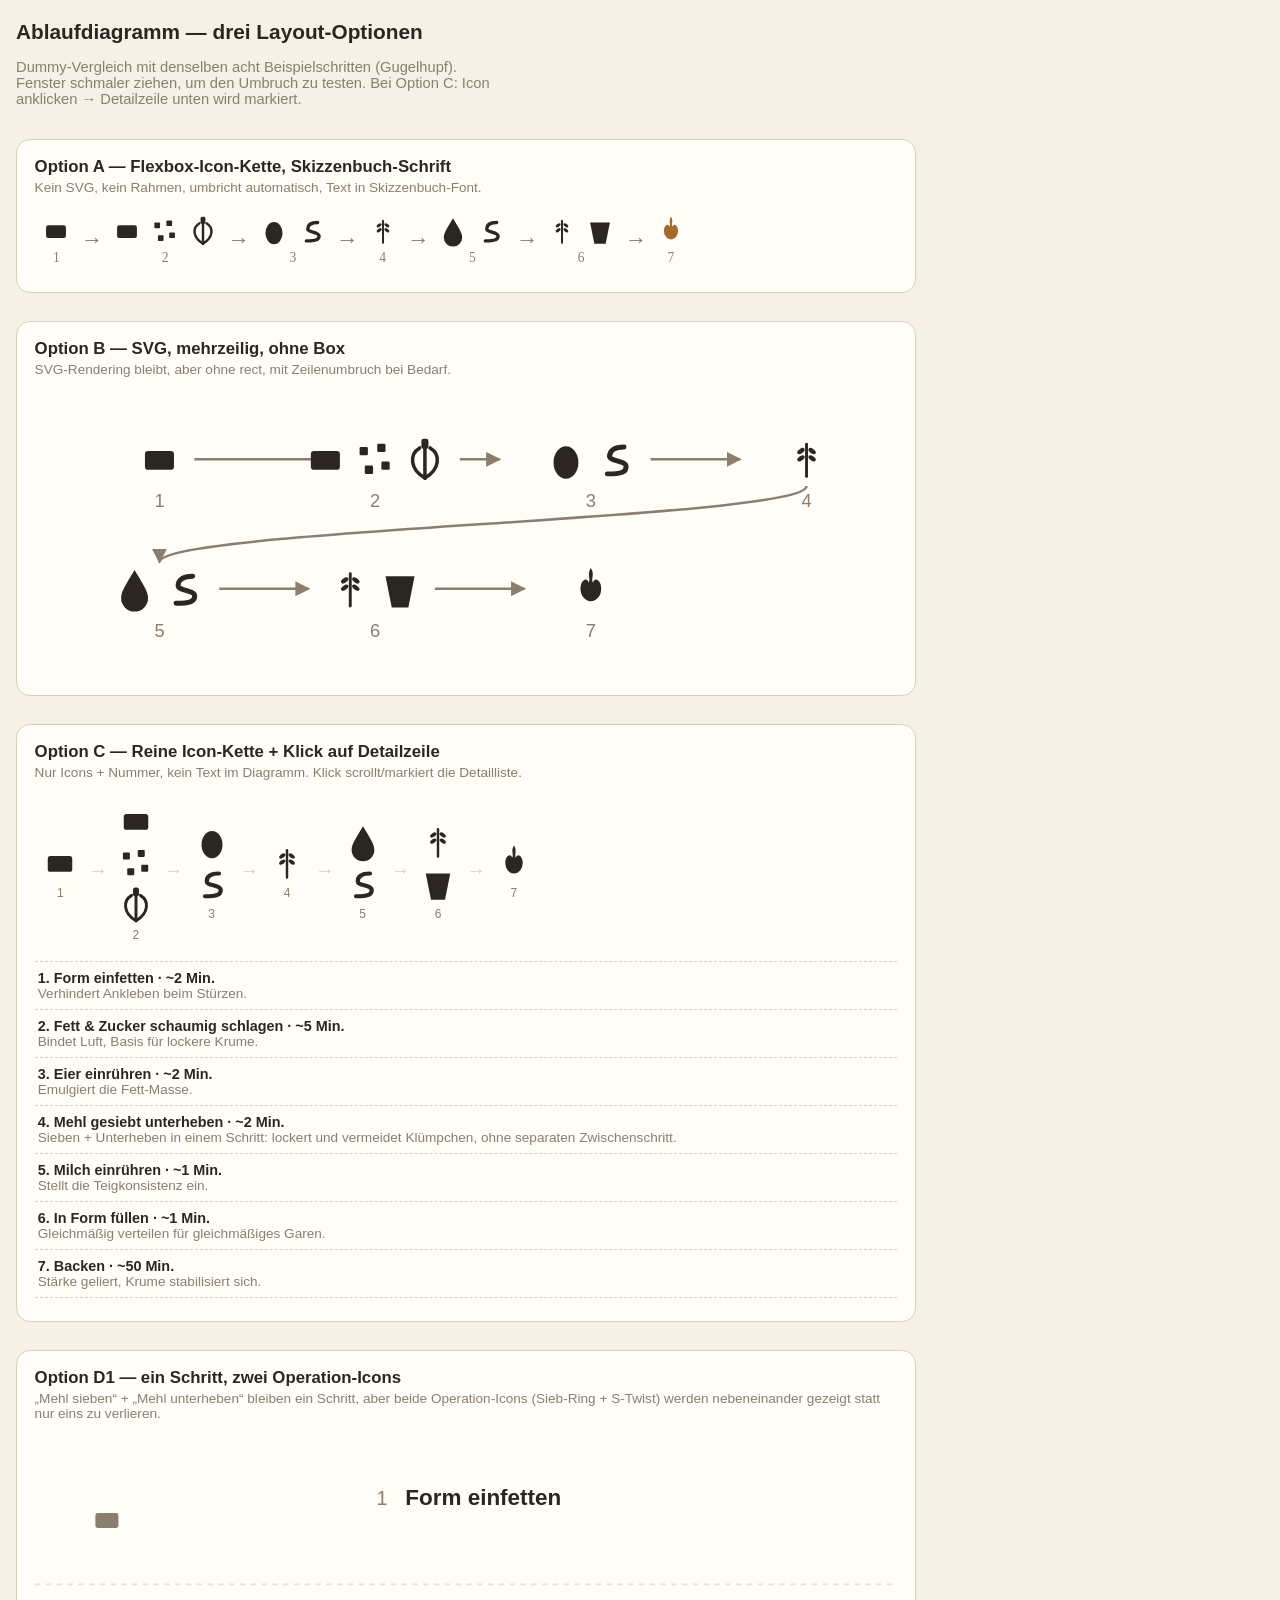
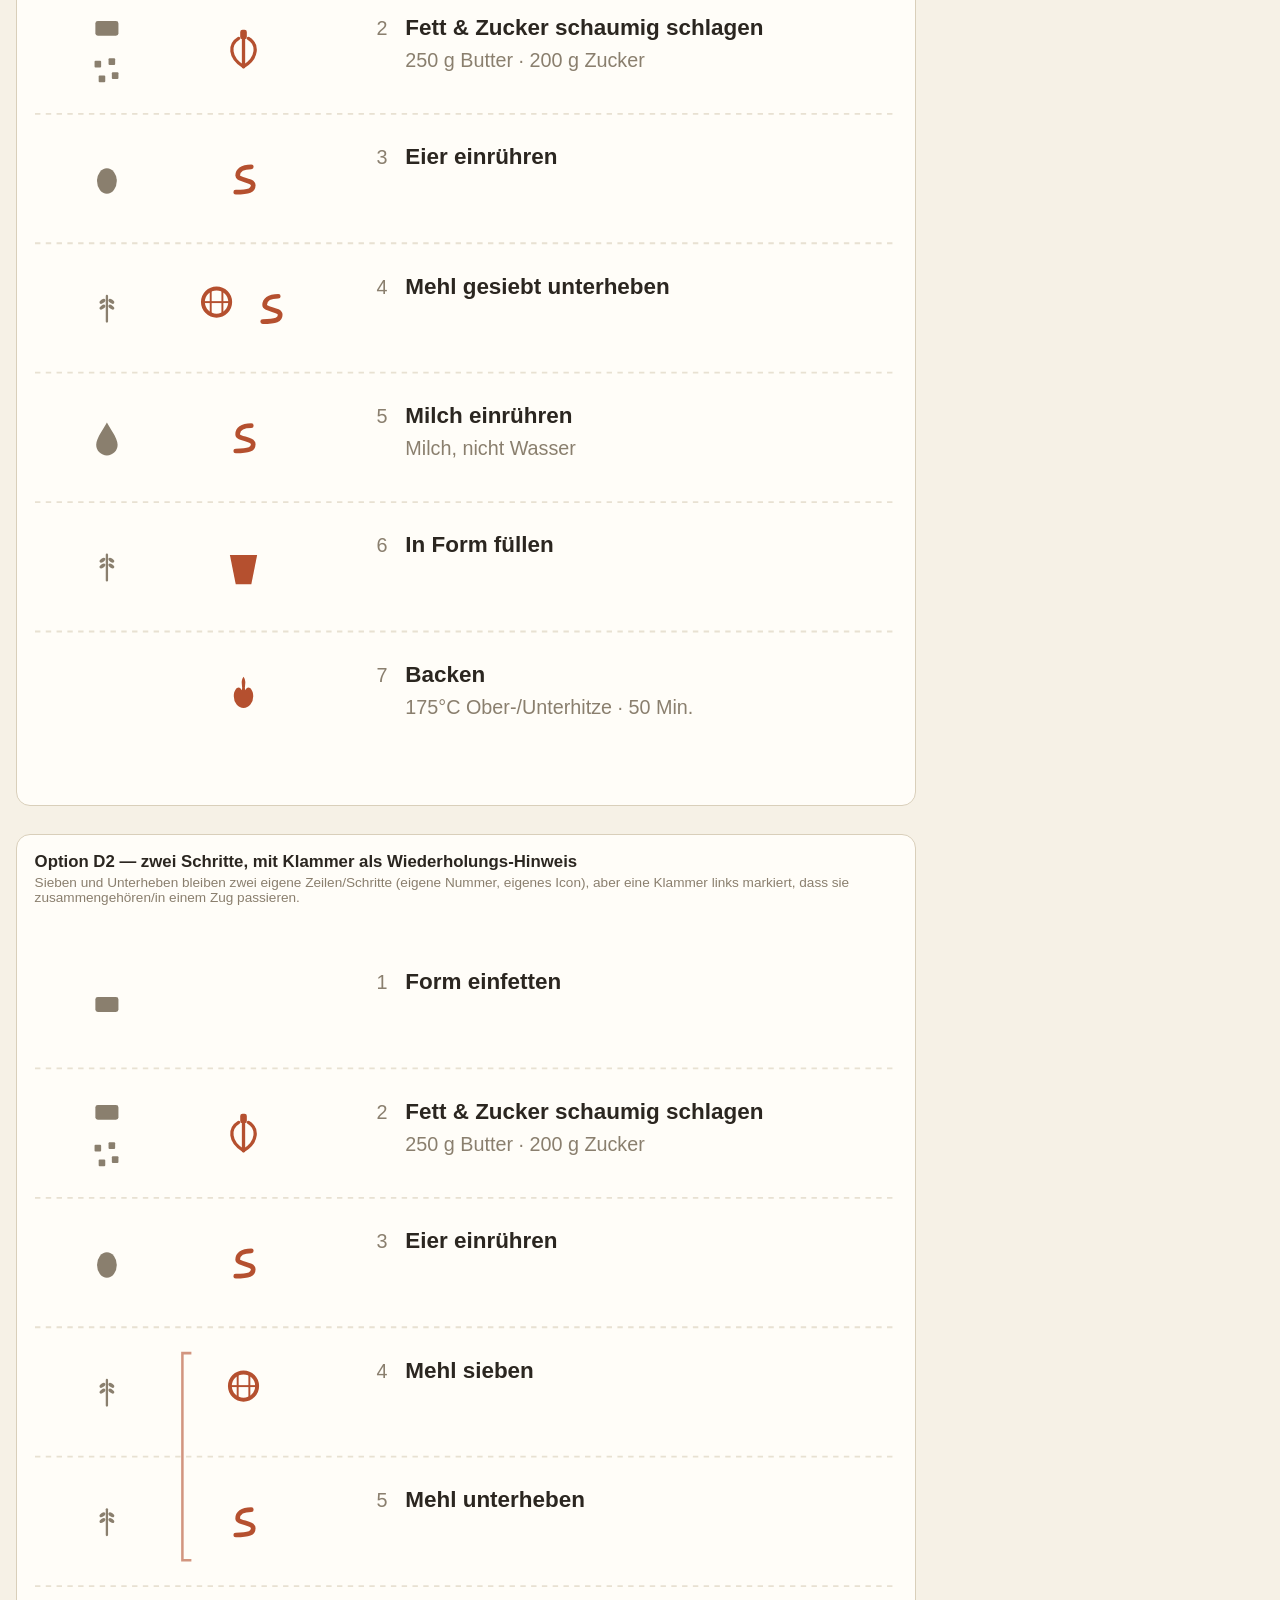
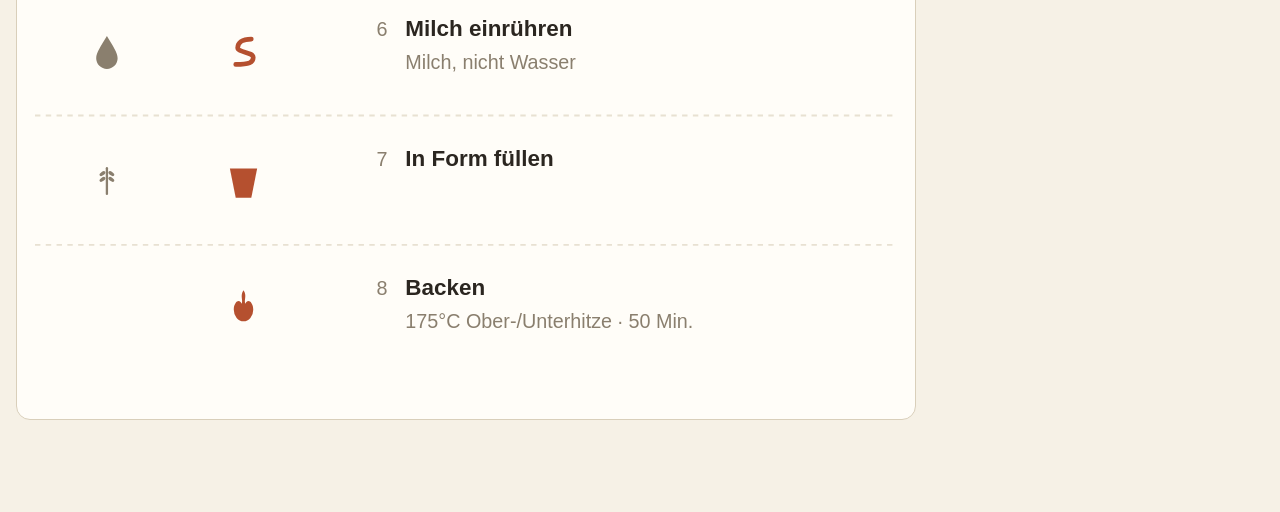
<file: dev/flow-options.html>
<!doctype html>
<html lang="de">
<head>
<meta charset="utf-8">
<meta name="viewport" content="width=device-width, initial-scale=1, viewport-fit=cover">
<title>Ablaufdiagramm — Optionen A/B/C</title>
<style>
  :root {
    --ink: #2b2620;
    --muted: #8a7f6e;
    --panel: #fffdf8;
    --paper: #f6f1e6;
    --accent: #b5502f;
    --warn-bg: #f3e3cf;
    --warn: #a56a2b;
    --line: #d9cfba;
  }
  * { box-sizing: border-box; }
  body {
    margin: 0; padding: 1.25rem 1rem 4rem;
    background: var(--paper); color: var(--ink);
    font-family: -apple-system, Segoe UI, Roboto, sans-serif;
  }
  h1 { font-size: 1.3rem; margin: 0 0 .25rem; }
  .intro { color: var(--muted); max-width: 60ch; margin-bottom: 2rem; font-size: .92rem; }
  section.option {
    background: var(--panel);
    border: 1px solid var(--line);
    border-radius: 14px;
    padding: 1.1rem 1.1rem 1.4rem;
    margin-bottom: 1.75rem;
    max-width: 900px;
  }
  section.option h2 { margin: 0 0 .15rem; font-size: 1.05rem; }
  section.option .meta { color: var(--muted); font-size: .85rem; margin-bottom: 1rem; }
  .icon { width: 1em; height: 1em; display: block; }
  .step-num { font-size: .7rem; color: var(--muted); }

  /* ---------- Option A: Flexbox-Kette, kein SVG, umbrechend ---------- */
  .flowA { display: flex; flex-wrap: wrap; align-items: center; gap: .35rem 0; font-family: "Segoe Print", "Comic Sans MS", cursive; }
  .flowA .node { display: flex; flex-direction: column; align-items: center; gap: .15rem; padding: .2rem .3rem; cursor: pointer; }
  .flowA .node .icons { display: flex; gap: .25rem; }
  .flowA .icon { width: 34px; height: 34px; color: var(--ink); }
  .flowA .node.typ-garen .icon { color: var(--warn); }
  .flowA .node .step-num { font-size: .85rem; }
  .flowA .node:hover { background: var(--warn-bg); border-radius: 10px; }
  .flowA .arrow { color: var(--muted); font-size: 1.4rem; padding: 0 .15rem; align-self: center; }

  /* ---------- Option B: SVG, mehrzeilig, ohne rect ---------- */
  .flowB-wrap { overflow: visible; }
  .flowB .node-label { font-size: 11px; fill: var(--muted); }
  .flowB .flow-edge { stroke: var(--muted); stroke-width: 1.5; }
  .flowB .flow-arrow { fill: var(--muted); }

  /* ---------- Option C: reine Icon-Kette + Link zu Detailliste ---------- */
  .flowC { display: flex; flex-wrap: wrap; gap: .5rem .15rem; align-items: center; }
  .flowC .node { display: flex; flex-direction: column; align-items: center; padding: .3rem; border-radius: 10px; cursor: pointer; }
  .flowC .icon { width: 42px; height: 42px; }
  .flowC .node:hover, .flowC .node.active { background: var(--warn-bg); }
  .flowC .step-num { font-size: .75rem; color: var(--muted); margin-top: .1rem; }
  .flowC .arrow { color: var(--line); font-size: 1.2rem; }
  .detailList { list-style: none; margin: .9rem 0 0; padding: 0; border-top: 1px dashed var(--line); }
  .detailList li { padding: .5rem .2rem; border-bottom: 1px dashed var(--line); font-size: .9rem; transition: background .15s; }
  .detailList li.active { background: var(--warn-bg); border-radius: 8px; }
  .detailList .t { font-weight: 600; }
  .detailList .w { color: var(--muted); font-size: .85rem; }

  .note { font-size: .8rem; color: var(--muted); margin-top: .6rem; }

  /* ---------- Option D: Kessel, Zutaten von oben, Operation statt Pfeil ---------- */
  .flowD .band-line { stroke: var(--line); stroke-width: 1; stroke-dasharray: 3 3; opacity: .6; }
  .flowD .in-icon { color: var(--muted); }
  .flowD .op-icon { color: var(--accent); }
  .flowD .step-num-d { font-size: 11px; fill: var(--muted); }
  .flowD .label-d { font-size: 12.5px; fill: var(--ink); font-weight: 600; }
  .flowD .detail-d { font-size: 11px; fill: var(--muted); }
  .flowD .group-bracket { stroke: var(--accent); stroke-width: 1.4; fill: none; opacity: .6; }
</style>
</head>
<body>

<h1>Ablaufdiagramm — drei Layout-Optionen</h1>
<p class="intro">Dummy-Vergleich mit denselben acht Beispielschritten (Gugelhupf). Fenster schmaler ziehen, um den Umbruch zu testen. Bei Option C: Icon anklicken → Detailzeile unten wird markiert.</p>

<section class="option">
  <h2>Option A — Flexbox-Icon-Kette, Skizzenbuch-Schrift</h2>
  <div class="meta">Kein SVG, kein Rahmen, umbricht automatisch, Text in Skizzenbuch-Font.</div>
  <div class="flowA" id="flowA"></div>
</section>

<section class="option">
  <h2>Option B — SVG, mehrzeilig, ohne Box</h2>
  <div class="meta">SVG-Rendering bleibt, aber ohne rect, mit Zeilenumbruch bei Bedarf.</div>
  <div class="flowB-wrap"><svg id="flowB" class="flowB"></svg></div>
</section>

<section class="option">
  <h2>Option C — Reine Icon-Kette + Klick auf Detailzeile</h2>
  <div class="meta">Nur Icons + Nummer, kein Text im Diagramm. Klick scrollt/markiert die Detailliste.</div>
  <div class="flowC" id="flowC"></div>
  <ol class="detailList" id="detailC"></ol>
</section>

<section class="option">
  <h2>Option D1 — ein Schritt, zwei Operation-Icons</h2>
  <div class="meta">„Mehl sieben“ + „Mehl unterheben“ bleiben ein Schritt, aber beide Operation-Icons (Sieb-Ring + S-Twist) werden nebeneinander gezeigt statt nur eins zu verlieren.</div>
  <svg id="flowD1" class="flowD"></svg>
</section>

<section class="option">
  <h2>Option D2 — zwei Schritte, mit Klammer als Wiederholungs-Hinweis</h2>
  <div class="meta">Sieben und Unterheben bleiben zwei eigene Zeilen/Schritte (eigene Nummer, eigenes Icon), aber eine Klammer links markiert, dass sie zusammengehören/in einem Zug passieren.</div>
  <svg id="flowD2" class="flowD"></svg>
</section>

<script>
// ---- minimaler Icon-Satz (Auszug aus src/ui/icons.js) ----
const F = 'currentColor';
const ICONS = {
  suesse: [
    { tag:'rect', attrs:{ x:4.5,y:6,width:4,height:4,rx:.6,fill:F } },
    { tag:'rect', attrs:{ x:13,y:4.5,width:4,height:4,rx:.6,fill:F } },
    { tag:'rect', attrs:{ x:15,y:13,width:4,height:4,rx:.6,fill:F } },
    { tag:'rect', attrs:{ x:7,y:15,width:4,height:4,rx:.6,fill:F } },
  ],
  mehl: [
    { tag:'rect', attrs:{ x:11.3,y:4,width:1.4,height:17,rx:.7,fill:F } },
    { tag:'ellipse', attrs:{ cx:9.3,cy:8,rx:2,ry:1.1,fill:F,transform:'rotate(-35 9.3 8)' } },
    { tag:'ellipse', attrs:{ cx:14.7,cy:8,rx:2,ry:1.1,fill:F,transform:'rotate(35 14.7 8)' } },
    { tag:'ellipse', attrs:{ cx:9.3,cy:11.5,rx:2,ry:1.1,fill:F,transform:'rotate(-35 9.3 11.5)' } },
    { tag:'ellipse', attrs:{ cx:14.7,cy:11.5,rx:2,ry:1.1,fill:F,transform:'rotate(35 14.7 11.5)' } },
  ],
  fett: [ { tag:'rect', attrs:{ x:5,y:8,width:14,height:9,rx:1.5,fill:F } } ],
  ei: [ { tag:'ellipse', attrs:{ cx:12,cy:13.5,rx:6,ry:7.8,fill:F } } ],
  fluessigkeit: [ { tag:'path', attrs:{ d:'M12 3 C8.5 9 5.5 13 5.5 16.5 A6.5 6.5 0 0 0 18.5 16.5 C18.5 13 15.5 9 12 3 Z', fill:F } } ],
  schlagen: [
    { tag:'rect', attrs:{ x:10.3,y:2,width:3.4,height:5,rx:1.2,fill:F } },
    { tag:'path', attrs:{ d:'M9.5 6.5 C4.5 9.5 4.5 16.5 12 21', fill:'none',stroke:F,'stroke-width':1.7,'stroke-linecap':'round' } },
    { tag:'path', attrs:{ d:'M14.5 6.5 C19.5 9.5 19.5 16.5 12 21', fill:'none',stroke:F,'stroke-width':1.7,'stroke-linecap':'round' } },
    { tag:'path', attrs:{ d:'M12 6.5 V21', fill:'none',stroke:F,'stroke-width':1.7,'stroke-linecap':'round' } },
  ],
  mischen: [ { tag:'path', attrs:{ d:'M16 6 C11 6 9 8 9 10.5 C9 13 17 12.5 17 15.5 C17 18 15 19 8 19', fill:'none',stroke:F,'stroke-width':2.4,'stroke-linecap':'round' } } ],
  sieben: [
    { tag:'circle', attrs:{ cx:12,cy:9,r:7,fill:'none',stroke:F,'stroke-width':2 } },
    { tag:'line', attrs:{ x1:5.2,y1:9,x2:18.8,y2:9,stroke:F,'stroke-width':1 } },
    { tag:'line', attrs:{ x1:9,y1:3,x2:9,y2:15,stroke:F,'stroke-width':1 } },
    { tag:'line', attrs:{ x1:15,y1:3,x2:15,y2:15,stroke:F,'stroke-width':1 } },
  ],
  formen: [ { tag:'polygon', attrs:{ points:'5,6 19,6 16,21 8,21', fill:F } } ],
  garen: [ { tag:'path', attrs:{ d:'M12 2 C10 5 12 7 11 9 C10 6 7 8 7 12 A5 6 0 0 0 17 12 C17 8 14 6 13 9 C12 7 14 5 12 2 Z', fill:F } } ],
};

function iconSvg(key, size) {
  const shapes = ICONS[key];
  if (!shapes) return '';
  const inner = shapes.map(({tag, attrs}) =>
    `<${tag} ${Object.entries(attrs).map(([k,v]) => `${k}="${v}"`).join(' ')}></${tag}>`
  ).join('');
  return `<svg class="icon" viewBox="0 0 24 24" width="${size}" height="${size}" aria-hidden="true">${inner}</svg>`;
}

// ---- Dummy-Ablauf: Gugelhupf ----
const steps = [
  { nr:1, icons:['fett'],              verb:null,       label:'Form einfetten',      dauer:2,  wirkung:'Verhindert Ankleben beim Stürzen.', typ:'vorbereitung' },
  { nr:2, icons:['fett','suesse'],     verb:'schlagen', label:'Fett & Zucker schaumig schlagen', dauer:5, wirkung:'Bindet Luft, Basis für lockere Krume.', typ:'hauptschritt', note:'250 g Butter · 200 g Zucker' },
  { nr:3, icons:['ei'],                verb:'mischen',  label:'Eier einrühren',       dauer:2,  wirkung:'Emulgiert die Fett-Masse.', typ:'hauptschritt' },
  { nr:4, icons:['mehl'],              verbs:['sieben','mischen'], label:'Mehl gesiebt unterheben', dauer:2, wirkung:'Sieben + Unterheben in einem Schritt: lockert und vermeidet Klümpchen, ohne separaten Zwischenschritt.', typ:'hauptschritt' },
  { nr:5, icons:['fluessigkeit'],      verb:'mischen',  label:'Milch einrühren',      dauer:1,  wirkung:'Stellt die Teigkonsistenz ein.', typ:'hauptschritt', note:'Milch, nicht Wasser' },
  { nr:6, icons:['mehl'],              verb:'formen',   label:'In Form füllen',       dauer:1,  wirkung:'Gleichmäßig verteilen für gleichmäßiges Garen.', typ:'hauptschritt' },
  { nr:7, icons:[],                    verb:'garen',    label:'Backen',               dauer:50, wirkung:'Stärke geliert, Krume stabilisiert sich.', typ:'garen', note:'175°C Ober-/Unterhitze · 50 Min.' },
];

// Variante D2: sieben + unterheben wieder als zwei eigene Schritte, aber als Gruppe markiert
const stepsD2 = [
  { ...steps[0], nr:1 }, { ...steps[1], nr:2 }, { ...steps[2], nr:3 },
  { nr:4, icons:['mehl'], verb:'sieben',  label:'Mehl sieben',      dauer:1, wirkung:'Entfernt Klumpen, lockert das Mehl.', typ:'hauptschritt', group:'mehl' },
  { nr:5, icons:['mehl'], verb:'mischen', label:'Mehl unterheben',  dauer:2, wirkung:'Zu langes Rühren entwickelt Gluten → zäh.', typ:'hauptschritt', group:'mehl' },
  { ...steps[4], nr:6 }, { ...steps[5], nr:7 }, { ...steps[6], nr:8 },
];

// ---------------- Option A ----------------
const flowA = document.getElementById('flowA');
steps.forEach((s, i) => {
  const node = document.createElement('div');
  node.className = `node typ-${s.typ}`;
  const iconsRow = document.createElement('div');
  iconsRow.className = 'icons';
  [...s.icons, s.verb].filter(Boolean).forEach(k => iconsRow.insertAdjacentHTML('beforeend', iconSvg(k, 34)));
  node.append(iconsRow);
  const num = document.createElement('div');
  num.className = 'step-num';
  num.textContent = s.nr;
  node.append(num);
  flowA.append(node);
  if (i < steps.length - 1) {
    const arrow = document.createElement('span');
    arrow.className = 'arrow';
    arrow.textContent = '→';
    flowA.append(arrow);
  }
});

// ---------------- Option B ----------------
const NSsvg = 'http://www.w3.org/2000/svg';
function el(tag, attrs = {}) {
  const n = document.createElementNS(NSsvg, tag);
  for (const [k,v] of Object.entries(attrs)) n.setAttribute(k, v);
  return n;
}
(function renderB() {
  const svg = document.getElementById('flowB');
  const perRow = 4, cell = 130, iconSize = 30, rowH = 78, pad = 10;
  const rows = Math.ceil(steps.length / perRow);
  svg.setAttribute('width', '100%');
  svg.setAttribute('viewBox', `0 0 ${perRow * cell} ${rows * rowH + pad}`);
  const defs = el('defs');
  const marker = el('marker', { id:'arrowB', viewBox:'0 0 10 10', refX:9, refY:5, markerWidth:6, markerHeight:6, orient:'auto-start-reverse' });
  marker.append(el('path', { d:'M0 0 L10 5 L0 10 z', class:'flow-arrow' }));
  defs.append(marker);
  svg.append(defs);
  steps.forEach((s, i) => {
    const row = Math.floor(i / perRow), col = i % perRow;
    const cx = pad + col * cell + cell / 2;
    const cy = pad + row * rowH + 30;
    const keys = [...s.icons, s.verb].filter(Boolean);
    const rowW = keys.length * iconSize;
    let ix = cx - rowW / 2;
    const g = el('g');
    keys.forEach(k => {
      const shapes = ICONS[k] || [];
      const gi = el('g', { transform:`translate(${ix} ${cy - iconSize/2}) scale(${iconSize/24})` });
      shapes.forEach(({tag, attrs}) => gi.append(el(tag, attrs)));
      g.append(gi);
      ix += iconSize;
    });
    const label = el('text', { x:cx, y:cy + iconSize/2 + 14, class:'node-label', 'text-anchor':'middle' });
    label.textContent = s.nr;
    g.append(label);
    svg.append(g);
    const isRowEnd = col === perRow - 1 || i === steps.length - 1;
    if (!isRowEnd) {
      svg.append(el('line', { x1:cx + rowW/2 + 6, y1:cy, x2:pad + (col+1)*cell + cell/2 - rowW/2 - 10, y2:cy, class:'flow-edge', 'marker-end':'url(#arrowB)' }));
    } else if (i < steps.length - 1) {
      const nx = pad + cell/2;
      const ny = pad + (row+1) * rowH + 30;
      svg.append(el('path', { d:`M ${cx} ${cy+16} C ${cx} ${cy+36}, ${nx} ${ny-36}, ${nx} ${ny-16}`, class:'flow-edge', fill:'none', 'marker-end':'url(#arrowB)' }));
    }
  });
})();

// ---------------- Option C ----------------
const flowC = document.getElementById('flowC');
const detailC = document.getElementById('detailC');
steps.forEach((s, i) => {
  const node = document.createElement('div');
  node.className = 'node';
  node.dataset.step = i;
  [...s.icons, s.verb].filter(Boolean).forEach(k => node.insertAdjacentHTML('beforeend', iconSvg(k, 42)));
  const num = document.createElement('div');
  num.className = 'step-num';
  num.textContent = s.nr;
  node.append(num);
  node.addEventListener('click', () => selectStep(i));
  flowC.append(node);
  if (i < steps.length - 1) {
    const arrow = document.createElement('span');
    arrow.className = 'arrow';
    arrow.textContent = '→';
    flowC.append(arrow);
  }

  const li = document.createElement('li');
  li.dataset.step = i;
  li.innerHTML = `<div class="t">${s.nr}. ${s.label}${s.dauer ? ` · ~${s.dauer} Min.` : ''}</div><div class="w">${s.wirkung}</div>`;
  detailC.append(li);
});
function selectStep(i) {
  flowC.querySelectorAll('.node').forEach(n => n.classList.toggle('active', +n.dataset.step === i));
  detailC.querySelectorAll('li').forEach(l => l.classList.toggle('active', +l.dataset.step === i));
  detailC.querySelector(`li[data-step="${i}"]`).scrollIntoView({ block:'nearest', behavior:'smooth' });
}

// ---------------- Option D1 / D2 (gemeinsame Render-Funktion) ----------------
function renderD(svgId, stepsArr) {
  const svg = document.getElementById(svgId);
  const bandH = 72, padTop = 10, padBottom = 10;
  const inX = 40, opX = 116, textX = 190;
  const width = 480;
  const yTop = padTop, yBottom = padTop + stepsArr.length * bandH;
  const height = yBottom + padBottom;
  svg.setAttribute('width', '100%');
  svg.setAttribute('viewBox', `0 0 ${width} ${height}`);

  stepsArr.forEach((s, i) => {
    const yc = yTop + (i + 0.5) * bandH;

    const keys = s.icons || [];
    if (keys.length) {
      let iy = yc - (keys.length > 1 ? 12 : 0);
      keys.forEach((k) => {
        const gi = el('g', { class:'in-icon', transform:`translate(${inX - 11} ${iy - 11}) scale(${22/24})` });
        (ICONS[k] || []).forEach(({tag, attrs}) => gi.append(el(tag, attrs)));
        svg.append(gi);
        iy += 24;
      });
    }

    // Operation(en) als eigenständige Symbole, kein Behälter drumherum
    const verbs = s.verbs || (s.verb ? [s.verb] : []);
    if (verbs.length) {
      const opSize = 26, opGap = 4;
      const rowW = verbs.length * opSize + (verbs.length - 1) * opGap;
      let ox = opX - rowW / 2;
      verbs.forEach((v) => {
        const gop = el('g', { class:'op-icon', transform:`translate(${ox} ${yc - opSize/2}) scale(${opSize/24})` });
        (ICONS[v] || []).forEach(({tag, attrs}) => gop.append(el(tag, attrs)));
        svg.append(gop);
        ox += opSize + opGap;
      });
    }

    // Gruppen-Klammer: verbindet zwei aufeinanderfolgende Schritte mit gleichem `group`
    if (s.group && stepsArr[i - 1] && stepsArr[i - 1].group === s.group) {
      const bx = opX - 34;
      const y1 = yTop + (i - 1) * bandH + bandH * 0.2;
      const y2 = yTop + i * bandH + bandH * 0.8;
      svg.append(el('path', { d:`M ${bx+5} ${y1} H ${bx} V ${y2} H ${bx+5}`, class:'group-bracket' }));
    }

    // Zeilentrenner (dezent) + Text: Nummer, Label, optionale Details
    if (i > 0) svg.append(el('line', { x1: 0, y1: yTop + i * bandH, x2: width, y2: yTop + i * bandH, class:'band-line' }));
    const numT = el('text', { x:textX, y:yc - 8, class:'step-num-d' });
    numT.textContent = `${s.nr}`;
    svg.append(numT);
    const labelT = el('text', { x:textX + 16, y:yc - 8, class:'label-d' });
    labelT.textContent = s.label;
    svg.append(labelT);
    if (s.note) {
      const noteT = el('text', { x:textX + 16, y:yc + 10, class:'detail-d' });
      noteT.textContent = s.note;
      svg.append(noteT);
    }
  });
}
renderD('flowD1', steps);
renderD('flowD2', stepsD2);
</script>
</body>
</html>
</file>
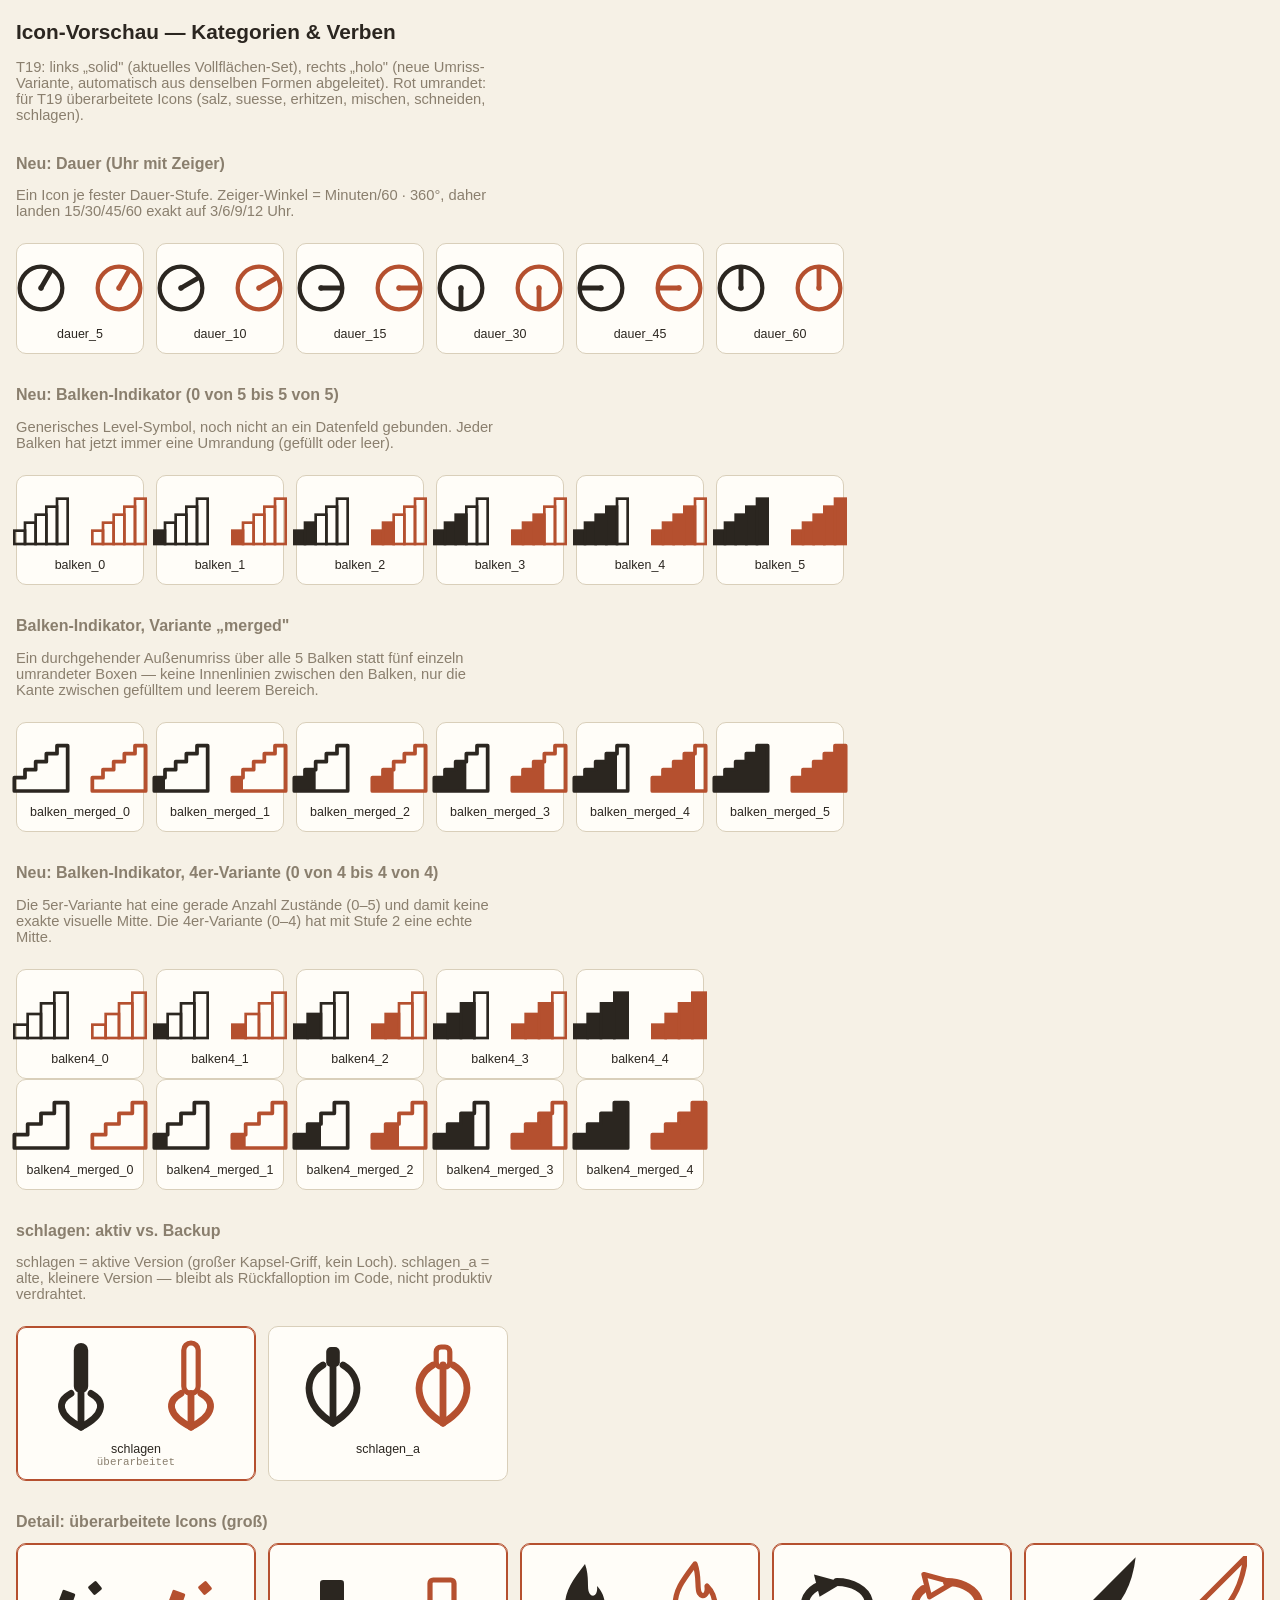
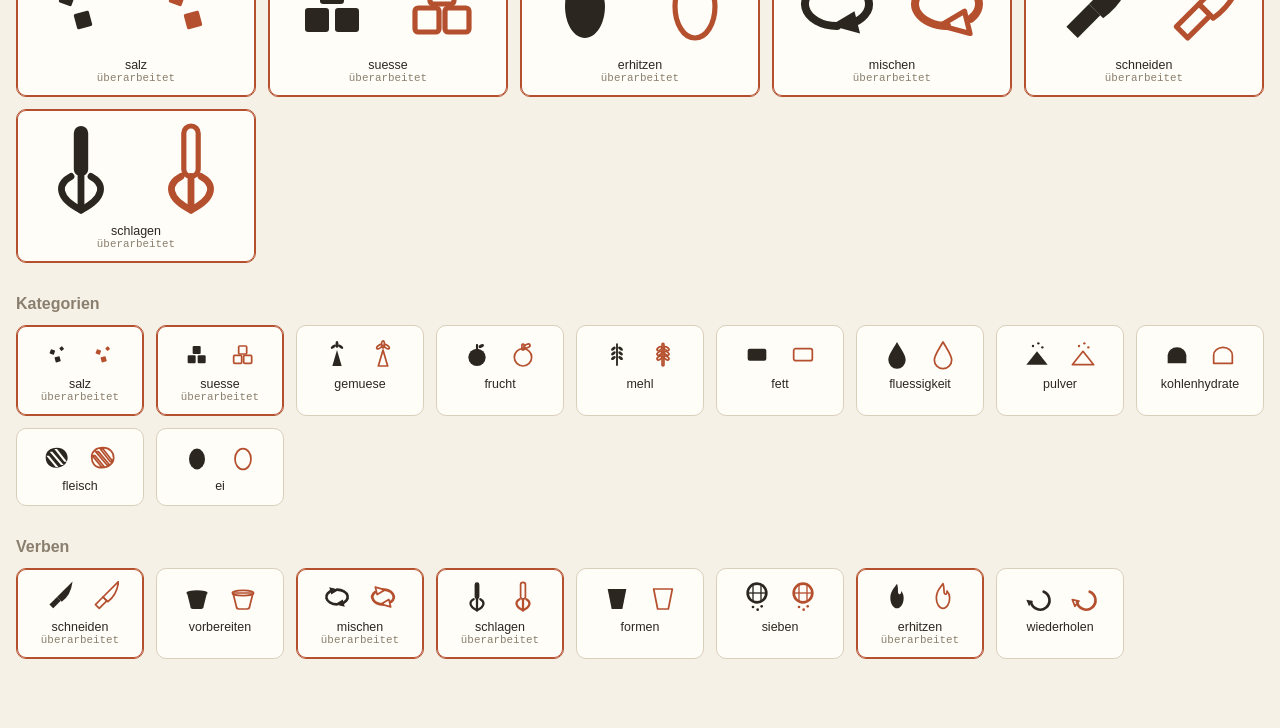
<file: dev/icons-preview.html>
<!doctype html>
<html lang="de">
<head>
<meta charset="utf-8">
<meta name="viewport" content="width=device-width, initial-scale=1, viewport-fit=cover">
<title>Icon-Vorschau — Kategorien &amp; Verben (solid / holo)</title>
<style>
  :root {
    --ink: #2b2620;
    --muted: #8a7f6e;
    --panel: #fffdf8;
    --paper: #f6f1e6;
    --line: #d9cfba;
  }
  * { box-sizing: border-box; }
  body {
    margin: 0; padding: 1.25rem 1rem 4rem;
    background: var(--paper); color: var(--ink);
    font-family: -apple-system, Segoe UI, Roboto, sans-serif;
  }
  h1 { font-size: 1.3rem; margin: 0 0 .25rem; }
  h2 { font-size: 1rem; margin: 2rem 0 .75rem; color: var(--muted); }
  .intro { color: var(--muted); max-width: 60ch; margin-bottom: 1.5rem; font-size: .92rem; }
  .grid { display: grid; grid-template-columns: repeat(auto-fill, minmax(120px, 1fr)); gap: .75rem; }
  #detail.grid, #optionenSchlagen.grid { grid-template-columns: repeat(auto-fill, minmax(230px, 1fr)); }
  .card {
    background: var(--panel); border: 1px solid var(--line); border-radius: 10px;
    padding: .75rem .5rem; text-align: center;
  }
  .card .row { display: flex; justify-content: center; gap: .9rem; margin-bottom: .4rem; }
  .card .icon { display: block; }
  .card .icon.holo { color: #b5502f; }
  .card .label { font-size: .78rem; color: var(--ink); }
  .card .key { font-size: .68rem; color: var(--muted); font-family: monospace; }
  .card.changed { border-color: #b5502f; box-shadow: 0 0 0 1px #b5502f inset; }
  .note { font-size: .78rem; color: var(--muted); margin-top: .35rem; }
  .server-hint {
    display: none; background: #f3e3cf; border: 1px solid #a56a2b; color: #a56a2b;
    padding: .9rem 1rem; border-radius: 10px; margin-bottom: 1.5rem; font-size: .88rem;
    max-width: 60ch;
  }
  .server-hint code { background: #00000012; padding: .1rem .3rem; border-radius: 4px; }
</style>
</head>
<body>
<h1>Icon-Vorschau — Kategorien &amp; Verben</h1>
<div class="server-hint" id="serverHint">
  <strong>Diese Seite lädt über <code>&lt;script type="module"&gt;</code> aus <code>../src/ui/icons.js</code>.</strong>
  Direktes Öffnen der Datei (<code>file://…</code>) blockiert das per Browser-Sicherheitsregel — kein
  Fehler in dieser Seite. Bitte stattdessen im Projektordner <code>npx serve</code> starten und
  <code>http://localhost:&lt;port&gt;/dev/icons-preview.html</code> öffnen.
</div>
<p class="intro">
  T19: links „solid" (aktuelles Vollflächen-Set), rechts „holo" (neue Umriss-Variante,
  automatisch aus denselben Formen abgeleitet). Rot umrandet: für T19 überarbeitete Icons
  (salz, suesse, erhitzen, mischen, schneiden, schlagen).
</p>

<h2>Neu: Dauer (Uhr mit Zeiger)</h2>
<p class="intro">
  Ein Icon je fester Dauer-Stufe. Zeiger-Winkel = Minuten/60 · 360°, daher landen
  15/30/45/60 exakt auf 3/6/9/12 Uhr.
</p>
<div class="grid" id="dauer"></div>

<h2>Neu: Balken-Indikator (0 von 5 bis 5 von 5)</h2>
<p class="intro">
  Generisches Level-Symbol, noch nicht an ein Datenfeld gebunden. Jeder Balken hat jetzt
  immer eine Umrandung (gefüllt oder leer).
</p>
<div class="grid" id="balken"></div>

<h2>Balken-Indikator, Variante „merged"</h2>
<p class="intro">
  Ein durchgehender Außenumriss über alle 5 Balken statt fünf einzeln umrandeter Boxen —
  keine Innenlinien zwischen den Balken, nur die Kante zwischen gefülltem und leerem Bereich.
</p>
<div class="grid" id="balkenMerged"></div>

<h2>Neu: Balken-Indikator, 4er-Variante (0 von 4 bis 4 von 4)</h2>
<p class="intro">
  Die 5er-Variante hat eine gerade Anzahl Zustände (0–5) und damit keine exakte visuelle
  Mitte. Die 4er-Variante (0–4) hat mit Stufe 2 eine echte Mitte.
</p>
<div class="grid" id="balken4"></div>
<div class="grid" id="balken4Merged"></div>

<h2>schlagen: aktiv vs. Backup</h2>
<p class="intro">
  schlagen = aktive Version (großer Kapsel-Griff, kein Loch). schlagen_a = alte, kleinere
  Version — bleibt als Rückfalloption im Code, nicht produktiv verdrahtet.
</p>
<div class="grid" id="optionenSchlagen"></div>

<h2>Detail: überarbeitete Icons (groß)</h2>
<div class="grid" id="detail"></div>

<h2>Kategorien</h2>
<div class="grid" id="kategorien"></div>

<h2>Verben</h2>
<div class="grid" id="verben"></div>

<script>
  // Bewusst kein <script type="module"> mit statischem import: das würde unter
  // file:// (Datei per Doppelklick geöffnet) ohne sichtbaren Fehler leer bleiben.
  // Dynamisches import() liefert dagegen ein Promise, dessen Ablehnung wir abfangen
  // und dem Nutzer als Hinweis anzeigen können.
  import('../src/ui/icons.js')
    .then(({ ICONS, iconHtml }) => renderPage(ICONS, iconHtml))
    .catch(() => { document.getElementById('serverHint').style.display = 'block'; });

  function renderPage(ICONS, iconHtml) {
    const KATEGORIEN = ['salz', 'suesse', 'gemuese', 'frucht', 'mehl', 'fett', 'fluessigkeit', 'pulver', 'kohlenhydrate', 'fleisch', 'ei'];
    const VERBEN = ['schneiden', 'vorbereiten', 'mischen', 'schlagen', 'formen', 'sieben', 'erhitzen', 'wiederholen'];
    const CHANGED = new Set(['salz', 'suesse', 'erhitzen', 'mischen', 'schneiden', 'schlagen']);

    function card(key, size = 32) {
      const el = document.createElement('div');
      el.className = 'card' + (CHANGED.has(key) ? ' changed' : '');
      el.innerHTML = `
        <div class="row">
          ${iconHtml(key, size, key)}
          <span class="icon holo">${iconHtml(key, size, key, 'holo')}</span>
        </div>
        <div class="label">${key}</div>
        <div class="key">${CHANGED.has(key) ? 'überarbeitet' : ''}</div>
      `;
      return el;
    }

    const dauerRoot = document.getElementById('dauer');
    for (const k of [5, 10, 15, 30, 45, 60].map((m) => `dauer_${m}`)) if (ICONS[k]) dauerRoot.append(card(k, 64));

    const balkenRoot = document.getElementById('balken');
    for (const k of [0, 1, 2, 3, 4, 5].map((n) => `balken_${n}`)) if (ICONS[k]) balkenRoot.append(card(k, 64));

    const balkenMergedRoot = document.getElementById('balkenMerged');
    for (const k of [0, 1, 2, 3, 4, 5].map((n) => `balken_merged_${n}`)) if (ICONS[k]) balkenMergedRoot.append(card(k, 64));

    const balken4Root = document.getElementById('balken4');
    for (const k of [0, 1, 2, 3, 4].map((n) => `balken4_${n}`)) if (ICONS[k]) balken4Root.append(card(k, 64));

    const balken4MergedRoot = document.getElementById('balken4Merged');
    for (const k of [0, 1, 2, 3, 4].map((n) => `balken4_merged_${n}`)) if (ICONS[k]) balken4MergedRoot.append(card(k, 64));

    const osRoot = document.getElementById('optionenSchlagen');
    for (const k of ['schlagen', 'schlagen_a']) if (ICONS[k]) osRoot.append(card(k, 96));

    const dRoot = document.getElementById('detail');
    for (const k of CHANGED) if (ICONS[k]) dRoot.append(card(k, 96));

    const kRoot = document.getElementById('kategorien');
    for (const k of KATEGORIEN) if (ICONS[k]) kRoot.append(card(k));

    const vRoot = document.getElementById('verben');
    for (const k of VERBEN) if (ICONS[k]) vRoot.append(card(k));
  }
</script>
</body>
</html>
</file>
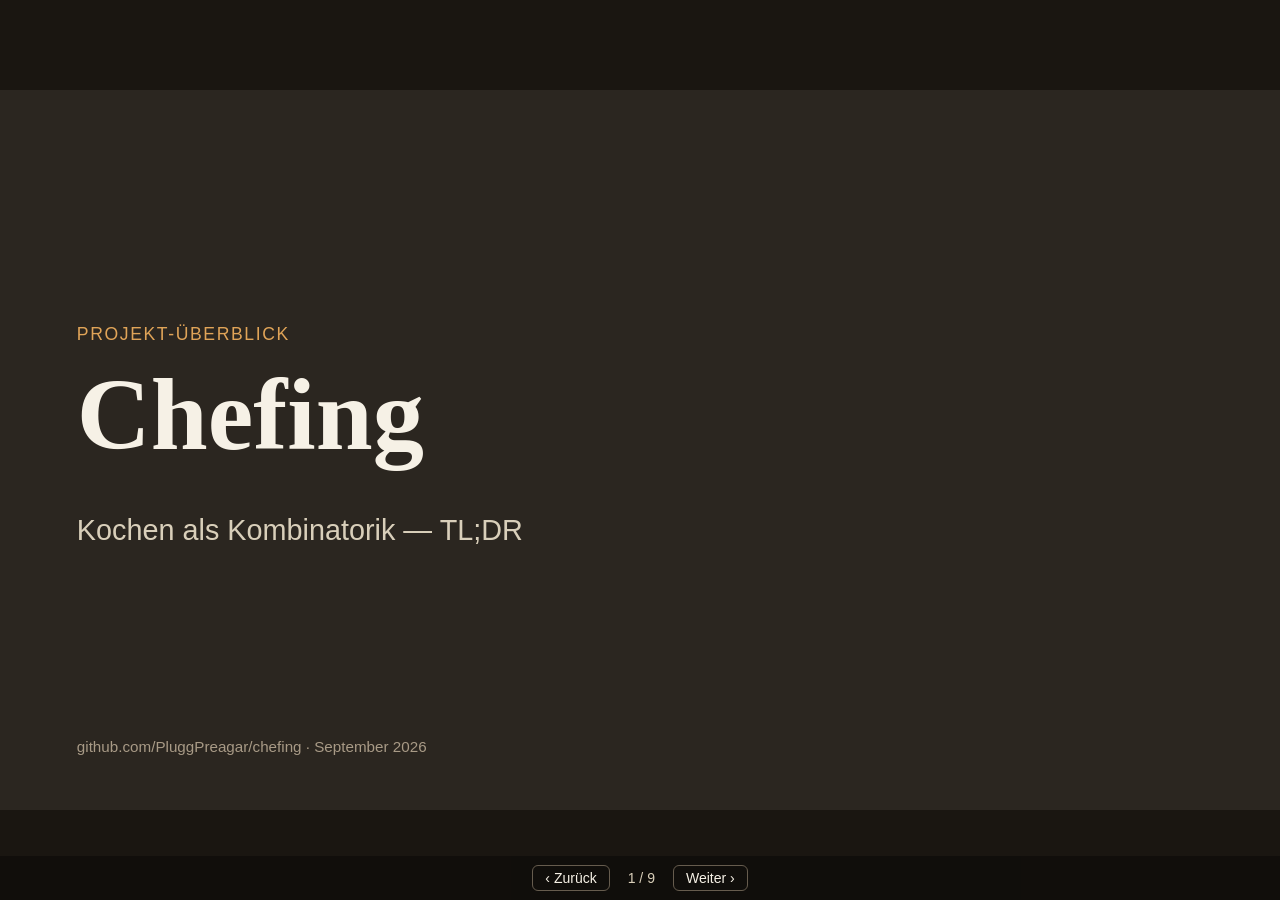
<file: dev/presentation.html>
<!doctype html>
<html lang="de">
<head>
<meta charset="utf-8">
<meta name="viewport" content="width=device-width, initial-scale=1, viewport-fit=cover">
<title>Chefing — Kochen TL;DR</title>
<style>
  :root {
    --ink: #2b2620;
    --muted: #8a7f6e;
    --panel: #fffdf8;
    --paper: #f6f1e6;
    --accent: #b5502f;
    --accent-light: #e0a458;
    --line: #d9cfba;
    --warn: #a56a2b;
    --good: #4a7856;
    --dark-muted: #a89a86;
  }
  * { box-sizing: border-box; }
  html, body {
    margin: 0; height: 100%; overflow: hidden;
    background: #1a1611;
    font-family: -apple-system, "Segoe UI", Roboto, sans-serif;
  }
  #viewport {
    width: 100%; height: 100%;
    position: relative;
  }
  .deck {
    width: 1600px; height: 900px;
    position: absolute; left: 50%; top: 50%;
    transform-origin: center center;
  }
  .slide {
    position: absolute; inset: 0;
    display: none;
    flex-direction: column;
    padding: 96px;
    color: var(--ink);
    background: var(--paper);
  }
  .slide.active { display: flex; }
  .slide.dark { background: var(--ink); color: var(--paper); }
  .slide.center { justify-content: center; }
  h1, h2, h3 { font-family: Georgia, "Times New Roman", serif; margin: 0; }
  .eyebrow { font-size: 22px; letter-spacing: 2px; text-transform: uppercase; color: var(--accent-light); margin: 0 0 24px; }
  .slide.dark .eyebrow { color: var(--accent-light); }
  .slide:not(.dark) .eyebrow { color: var(--accent); }
  h1.title { font-size: 128px; font-weight: 600; line-height: 1; margin-bottom: 24px; }
  .subtitle { font-size: 36px; color: var(--line); font-weight: 400; }
  h2.headline { font-size: 52px; font-weight: 600; line-height: 1.2; margin-bottom: 40px; color: var(--ink); }
  .slide.dark h2.headline { color: var(--paper); }
  p.lede { font-size: 26px; line-height: 1.55; max-width: 1150px; margin: 0 0 32px; }
  .row { display: flex; gap: 24px; }
  .row.grow { flex: 1; }
  .card {
    flex: 1; background: var(--panel); border: 1px solid var(--line); border-radius: 14px;
    padding: 32px; display: flex; flex-direction: column; gap: 10px;
  }
  .card h3 { font-family: -apple-system, "Segoe UI", Roboto, sans-serif; font-size: 26px; font-weight: 600; color: var(--accent); }
  .card p { font-size: 21px; line-height: 1.4; margin: 0; color: var(--ink); }
  .card .big { font-family: Georgia, serif; font-size: 46px; font-weight: 600; color: var(--accent); margin: 0; }
  .arrow { display: flex; align-items: center; font-size: 32px; color: var(--muted); }
  .quote-box {
    background: var(--panel); border: 1px solid var(--line); border-radius: 14px; padding: 32px;
  }
  .quote-label { font-size: 19px; letter-spacing: 1px; text-transform: uppercase; color: var(--accent); font-weight: 600; margin: 0 0 8px; }
  .quote-text { font-family: Georgia, serif; font-size: 29px; font-weight: 500; line-height: 1.4; margin: 0; }
  .code-pill {
    font-family: "Consolas", "SF Mono", monospace; font-size: 22px; color: var(--paper);
    background: var(--ink); padding: 24px 32px; border-radius: 14px; margin: 0 0 28px;
  }
  .code-pill .k { color: var(--accent-light); }
  ul.plain { font-size: 22px; line-height: 1.7; margin: 0; padding-left: 26px; color: var(--ink); }
  .icon-row { display: flex; gap: 24px; justify-content: space-between; margin-bottom: 40px; }
  .icon-cell { display: flex; flex-direction: column; align-items: center; gap: 10px; }
  .icon-cell svg { width: 72px; height: 72px; }
  .icon-cell span { font-size: 20px; color: var(--line); }
  .footer-note { position: absolute; left: 96px; bottom: 48px; font-size: 19px; color: var(--dark-muted); }
  #bar {
    position: fixed; left: 0; right: 0; bottom: 0; height: 44px;
    display: flex; align-items: center; justify-content: center; gap: 18px;
    background: rgba(0,0,0,.35); color: #d9cfba; font-size: 14px; font-family: -apple-system, sans-serif;
    z-index: 10;
  }
  #bar button {
    background: none; border: 1px solid #665c4e; color: #f6f1e6; border-radius: 6px;
    padding: 4px 12px; font-size: 14px; cursor: pointer;
  }
  #bar button:hover { background: #3a332a; }
</style>
</head>
<body>

<div id="viewport">
  <div class="deck" id="deck">

    <section class="slide dark center active" id="cover">
      <p class="eyebrow">Projekt-Überblick</p>
      <h1 class="title">Chefing</h1>
      <p class="subtitle">Kochen als Kombinatorik — TL;DR</p>
      <p class="footer-note">github.com/PluggPreagar/chefing · September 2026</p>
    </section>

    <section class="slide" id="idee">
      <h2 class="headline">Rezepte sind Text. Kochen ist Kombinatorik.</h2>
      <p class="lede">Ein klassisches Rezept ist eine feste Liste: eine Zutat, eine Menge, ein Weg. Aber Backen folgt Physik — Fett bindet Luft, Säure reagiert mit Natron, Mehl bildet Gerüst. Wer diese Zusammenhänge modelliert, macht Zutaten und Techniken kombinierbar statt fix vorgegeben.</p>
      <div class="quote-box">
        <p class="quote-label">Chefing, in einem Satz</p>
        <p class="quote-text">Zutaten nach Eigenschaften wählen, Methode folgt aus der Physik, Mengen aus dem Rezept-Korpus.</p>
      </div>
    </section>

    <section class="slide" id="modell">
      <h2 class="headline">Ein generisches Schema, keine Kuchen-Spezialfälle</h2>
      <div class="row" style="align-items:center; margin-bottom:40px">
        <div class="card"><h3>Zutat</h3><p>→ Eigenschaften</p></div>
        <div class="arrow">→</div>
        <div class="card"><h3>Operation</h3><p>→ Voraussetzung</p></div>
        <div class="arrow">→</div>
        <div class="card"><h3>Methode</h3><p>→ Sequenz</p></div>
        <div class="arrow">→</div>
        <div class="card"><h3>Archetyp</h3><p>→ Rollen + Gefäß</p></div>
      </div>
      <p style="font-size:22px; color:var(--muted)">Neue Domäne (z. B. „Gemüse braten“) = nur neue JSON-Daten, kein neuer Code.</p>
    </section>

    <section class="slide" id="regeln">
      <h2 class="headline">Regeln leben in JSON, nicht im Code</h2>
      <p class="lede">operations.json beschreibt, was eine Zutat braucht — und wie streng das gilt.</p>
      <p class="code-pill">"strenge": <span class="k">"empfohlen"</span> → Warnung, Status bleibt gültig</p>
      <div class="row">
        <div class="card"><h3 style="color:var(--ink)">hart</h3><p>blockiert die Kombination</p></div>
        <div class="card"><h3 style="color:var(--warn)">empfohlen</h3><p>Hinweis, bleibt gültig</p></div>
        <div class="card"><h3 style="color:var(--good)">frei</h3><p>legitime Variante, kein Hinweis</p></div>
      </div>
    </section>

    <section class="slide" id="ui">
      <h2 class="headline">Morphologischer Kasten + Ablaufdiagramm</h2>
      <div class="row" style="margin-bottom:32px">
        <div class="card">
          <h3 style="font-size:29px">Morphologischer Kasten</h3>
          <p style="font-size:23px">Dimensionen (Gefäß, Methode, Zutat-Rollen) × Optionen. Jede Option zeigt ihren Status: gewählt, Best-of aus dem Korpus, oder physikalisch nicht möglich.</p>
        </div>
        <div class="card">
          <h3 style="font-size:29px">Ablaufdiagramm</h3>
          <p style="font-size:23px">Jeder Schritt = Zutat-Icon(s) + Verb-Icon, live aus der gewählten Kombination generiert. Der Hitze-Schritt hebt sich farblich ab.</p>
        </div>
      </div>
      <p style="font-size:22px; color:var(--muted)">Kein Framework, kein Build-Tool — statisches HTML/JS, sofort lauffähig.</p>
    </section>

    <section class="slide" id="korpus">
      <h2 class="headline">Best-of kommt aus echten Rezepten</h2>
      <div class="row" style="margin-bottom:32px">
        <div class="card"><p class="big">21</p><p>Quellrezepte, 11 Domains</p></div>
        <div class="card"><p class="big">Median</p><p>+ Q1–Q3 je Rolle in Bäckerprozent</p></div>
        <div class="card"><p class="big">1:1</p><p>jedes Ergebnis verlinkt zur Originalquelle</p></div>
      </div>
      <p class="lede">Kein Lehrbuch-Dogma: Muffins liegen beim Fett bewusst unter „leicht“ und bei der Flüssigkeit weit darüber — weil die echten Rezepte das so zeigen.</p>
    </section>

    <section class="slide dark" id="icons">
      <h2 class="headline">Piktogramme statt Emoji</h2>
      <div class="icon-row">
        <div class="icon-cell">
          <svg viewBox="0 0 24 24" aria-label="Salz"><rect x="6.82" y="8.82" width="3.37" height="3.37" rx="0.4" fill="#e0a458" transform="rotate(20 8.5 10.5)"></rect><rect x="14.17" y="6.67" width="2.66" height="2.66" rx="0.4" fill="#e0a458" transform="rotate(50 15.5 8)"></rect><rect x="10.55" y="14.05" width="3.9" height="3.9" rx="0.4" fill="#e0a458" transform="rotate(-15 12.5 16)"></rect></svg>
          <span>Salz</span>
        </div>
        <div class="icon-cell">
          <svg viewBox="0 0 24 24" aria-label="Mischen"><path d="M12 17.5 A8 5.5 0 0 1 9.26 6.83" fill="none" stroke="#e0a458" stroke-width="2" stroke-linecap="round"></path><polygon points="13.63,6.62 7.64,10.21 6.24,4.62" fill="#e0a458"></polygon><path d="M12 6.5 A8 5.5 0 0 1 14.74 17.17" fill="none" stroke="#e0a458" stroke-width="2" stroke-linecap="round"></path><polygon points="10.37,17.38 16.37,13.79 17.76,19.38" fill="#e0a458"></polygon></svg>
          <span>Mischen</span>
        </div>
        <div class="icon-cell">
          <svg viewBox="0 0 24 24" aria-label="Sieben"><circle cx="12" cy="9" r="7" fill="none" stroke="#e0a458" stroke-width="2"></circle><line x1="5.2" y1="9" x2="18.8" y2="9" stroke="#e0a458" stroke-width="1"></line><line x1="9" y1="3" x2="9" y2="15" stroke="#e0a458" stroke-width="1"></line><line x1="15" y1="3" x2="15" y2="15" stroke="#e0a458" stroke-width="1"></line><circle cx="9" cy="19.5" r="1" fill="#e0a458"></circle><circle cx="12.5" cy="21.5" r="1" fill="#e0a458"></circle><circle cx="15.5" cy="19" r="1" fill="#e0a458"></circle></svg>
          <span>Sieben</span>
        </div>
        <div class="icon-cell">
          <svg viewBox="0 0 24 24" aria-label="Erhitzen"><path d="M12 2 C9 6 7 8.5 7 12.5 C7 17 9.2 20.5 12 20.5 C14.8 20.5 17 17 17 12.5 C17 10.3 16.1 8.6 15 7.5 C15.3 9.8 13.9 10.6 13.1 9.3 C12.4 8.1 13.2 5.3 12 2 Z" fill="#e0a458"></path></svg>
          <span>Erhitzen</span>
        </div>
        <div class="icon-cell">
          <svg viewBox="0 0 24 24" aria-label="Schneiden"><path d="M12 12 L23.67 0.33 Q22.43 10.77 15.54 15.54 Z" fill="#e0a458"></path><path d="M12 12 L6.34 17.66 L9.17 20.49 L14.83 14.83 Z" fill="#e0a458"></path></svg>
          <span>Schneiden</span>
        </div>
      </div>
      <p style="font-size:22px; color:var(--dark-muted); max-width:1150px">Handgezeichnet, einfarbig, aus wenigen SVG-Grundformen — jedes Icon in „solid“ und einer neuen „holo“-Umriss-Variante für Dark-Mode oder sekundäre Kontexte.</p>
    </section>

    <section class="slide" id="stand">
      <h2 class="headline">Fertig — und was als Nächstes ansteht</h2>
      <div class="row">
        <div class="card">
          <h3 style="color:var(--good); font-size:29px">Fertig</h3>
          <ul class="plain">
            <li>MVP Rührteig-Kombinator</li>
            <li>Kategorien, Verben, Strenge-Grade</li>
            <li>Icon-Set überarbeitet + holo-Variante</li>
            <li>Copyright-Check der Korpus-Quellen</li>
            <li>Deploy per deploy.php</li>
          </ul>
        </div>
        <div class="card">
          <h3 style="color:var(--accent); font-size:29px">Offen</h3>
          <ul class="plain">
            <li>README</li>
            <li>Korpus erweitern (&ge; 15 Rezepte je Variante)</li>
            <li>Zweiter Archetyp als reine Daten</li>
            <li>Headless-Tests</li>
            <li>Strenge auch auf Zutat-Ebene</li>
          </ul>
        </div>
      </div>
    </section>

    <section class="slide dark center" id="schluss">
      <h2 style="font-family:Georgia, serif; font-size:66px; font-weight:600; line-height:1.2; margin:0 0 28px; color:var(--paper)">Kochen als Daten.<br>Rezepte als Kombinationen.</h2>
      <p style="font-size:26px; color:var(--line)">Danke!</p>
      <p class="footer-note">github.com/PluggPreagar/chefing · hamsch.net/chefing</p>
    </section>

  </div>
</div>

<div id="bar">
  <button id="prev" title="Vorherige (←)">‹ Zurück</button>
  <span id="counter">1 / 9</span>
  <button id="next" title="Nächste (→ / Leertaste)">Weiter ›</button>
</div>

<script>
  const slides = Array.from(document.querySelectorAll('.slide'));
  let i = 0;

  function render() {
    slides.forEach((s, n) => s.classList.toggle('active', n === i));
    document.getElementById('counter').textContent = `${i + 1} / ${slides.length}`;
  }
  function go(delta) {
    i = Math.max(0, Math.min(slides.length - 1, i + delta));
    render();
  }

  document.getElementById('prev').addEventListener('click', () => go(-1));
  document.getElementById('next').addEventListener('click', () => go(1));
  document.addEventListener('keydown', (e) => {
    if (e.key === 'ArrowRight' || e.key === ' ') { go(1); e.preventDefault(); }
    if (e.key === 'ArrowLeft') { go(-1); e.preventDefault(); }
  });

  // Skaliert das feste 1600x900-Deck auf die verfügbare Fensterfläche,
  // ohne Seitenverhältnis zu verzerren (kein Framework, reines JS).
  function fit() {
    const deck = document.getElementById('deck');
    const k = Math.min(window.innerWidth / 1600, (window.innerHeight - 44) / 900);
    deck.style.transform = `translate(-50%, -50%) scale(${k})`;
  }
  window.addEventListener('resize', fit);
  fit();
  render();
</script>
</body>
</html>
</file>
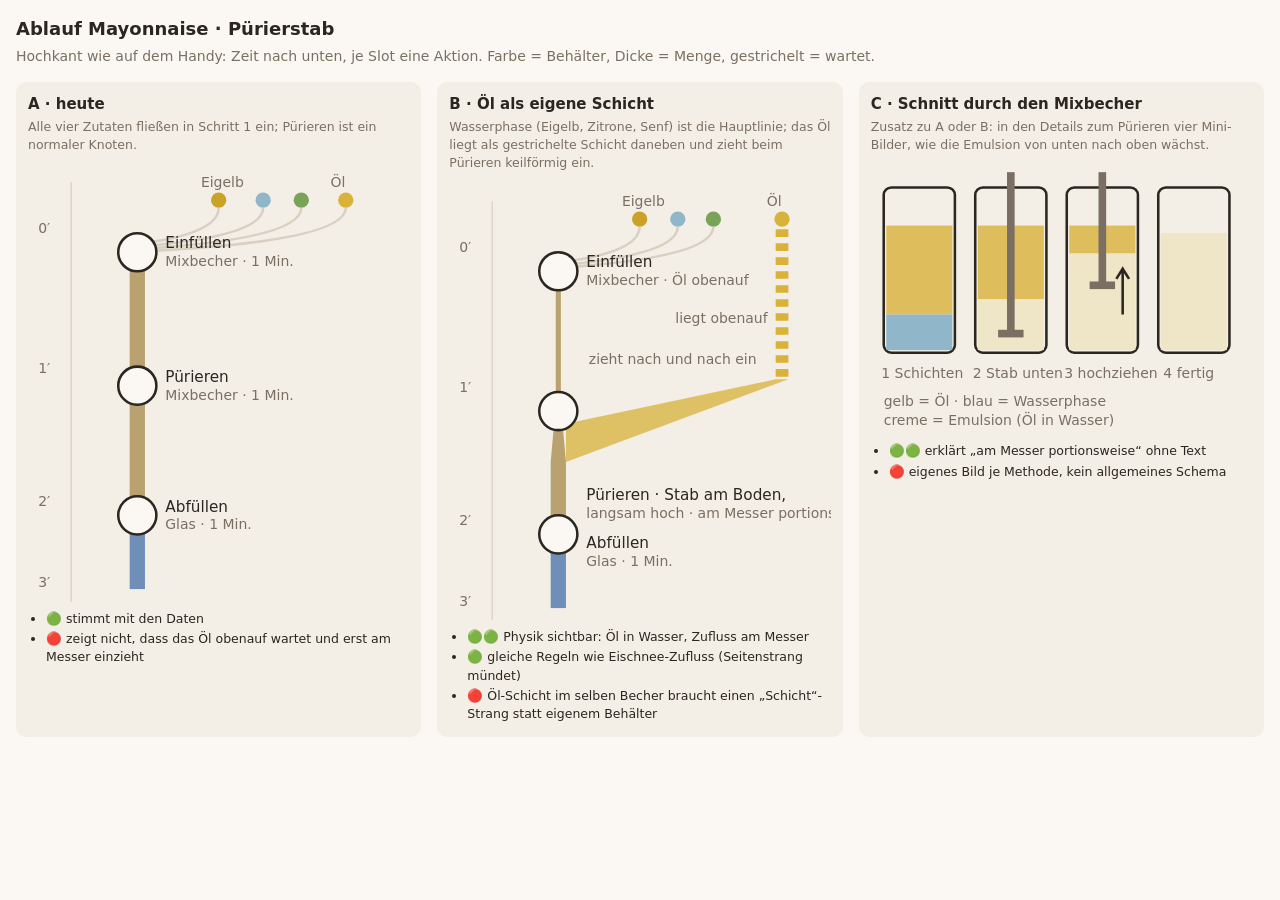
<file: docs/skizzen/mayo-puerierstab-ablauf.html>
<!doctype html>
<html lang="de">
<head>
<meta charset="utf-8">
<meta name="viewport" content="width=device-width, initial-scale=1">
<title>Skizze Mayo-Ablauf</title>
<style>
  :root { --ink:#2b2620; --muted:#7a6f62; --bg:#fbf8f3; --karte:#f3eee6; --misch:#b9a26f; --glas:#6f8fb9; --oel:#d9b23a; --wasser:#8fb6c9; --emul:#efe6c8; --linie:#d9d0c2; }
  @media (prefers-color-scheme: dark) { :root:not([data-theme="light"]) { --ink:#ece6dc; --muted:#a99f92; --bg:#1d1a17; --karte:#2a2622; --linie:#4a443d; --emul:#5b5340; } }
  :root[data-theme="dark"] { --ink:#ece6dc; --muted:#a99f92; --bg:#1d1a17; --karte:#2a2622; --linie:#4a443d; --emul:#5b5340; }
  body { margin:0; padding:16px; background:var(--bg); color:var(--ink); font:14px/1.45 system-ui, sans-serif; }
  h1 { font-size:18px; margin:0 0 4px; } p.sub { color:var(--muted); margin:0 0 16px; }
  .reihe { display:flex; flex-wrap:wrap; gap:16px; }
  .panel { background:var(--karte); border-radius:10px; padding:12px; flex:1 1 300px; max-width:420px; }
  .panel h2 { font-size:15px; margin:0 0 2px; } .panel .was { color:var(--muted); font-size:12.5px; margin:0 0 8px; }
  svg { width:100%; height:auto; display:block; }
  svg text { fill:var(--ink); font:12px system-ui, sans-serif; } svg .m { fill:var(--muted); font-size:11px; }
  ul { margin:8px 0 0; padding-left:18px; font-size:12.5px; } li { margin:2px 0; }
</style>
</head>
<body>
<h1>Ablauf Mayonnaise · Pürierstab</h1>
<p class="sub">Hochkant wie auf dem Handy: Zeit nach unten, je Slot eine Aktion. Farbe = Behälter, Dicke = Menge, gestrichelt = wartet.</p>
<div class="reihe">

<div class="panel">
  <h2>A · heute</h2>
  <p class="was">Alle vier Zutaten fließen in Schritt 1 ein; Pürieren ist ein normaler Knoten.</p>
  <svg viewBox="0 -16 300 346" role="img" aria-label="Skizze A">
    <text x="8" y="40" class="m">0′</text><text x="8" y="150" class="m">1′</text><text x="8" y="255" class="m">2′</text><text x="8" y="318" class="m">3′</text>
    <line x1="34" y1="0" x2="34" y2="330" stroke="var(--linie)"/>
    <!-- Zuflüsse -->
    <g transform="translate(150,14)"><circle r="6" fill="#c9a227"/><text x="-14" y="-10" class="m">Eigelb</text></g>
    <g transform="translate(185,14)"><circle r="6" fill="var(--wasser)"/></g>
    <g transform="translate(215,14)"><circle r="6" fill="#7aa35a"/></g>
    <g transform="translate(250,14)"><circle r="6" fill="var(--oel)"/><text x="-12" y="-10" class="m">Öl</text></g>
    <path d="M150 20 Q150 40 90 48 M185 20 Q185 42 92 50 M215 20 Q215 44 94 52 M250 20 Q250 46 96 54" stroke="var(--linie)" fill="none" stroke-width="2"/>
    <!-- Hauptlinie -->
    <rect x="80" y="50" width="12" height="200" fill="var(--misch)"/>
    <rect x="80" y="250" width="12" height="70" fill="var(--glas)"/>
    <circle cx="86" cy="55" r="15" fill="var(--bg)" stroke="var(--ink)" stroke-width="2"/><text x="108" y="52">Einfüllen</text><text x="108" y="66" class="m">Mixbecher · 1 Min.</text>
    <circle cx="86" cy="160" r="15" fill="var(--bg)" stroke="var(--ink)" stroke-width="2"/><text x="108" y="157">Pürieren</text><text x="108" y="171" class="m">Mixbecher · 1 Min.</text>
    <circle cx="86" cy="262" r="15" fill="var(--bg)" stroke="var(--ink)" stroke-width="2"/><text x="108" y="259">Abfüllen</text><text x="108" y="273" class="m">Glas · 1 Min.</text>
  </svg>
  <ul><li>🟢 stimmt mit den Daten</li><li>🔴 zeigt nicht, dass das Öl obenauf wartet und erst am Messer einzieht</li></ul>
</div>

<div class="panel">
  <h2>B · Öl als eigene Schicht</h2>
  <p class="was">Wasserphase (Eigelb, Zitrone, Senf) ist die Hauptlinie; das Öl liegt als gestrichelte Schicht daneben und zieht beim Pürieren keilförmig ein.</p>
  <svg viewBox="0 -16 300 346" role="img" aria-label="Skizze B">
    <text x="8" y="40" class="m">0′</text><text x="8" y="150" class="m">1′</text><text x="8" y="255" class="m">2′</text><text x="8" y="318" class="m">3′</text>
    <line x1="34" y1="0" x2="34" y2="330" stroke="var(--linie)"/>
    <g transform="translate(150,14)"><circle r="6" fill="#c9a227"/><text x="-14" y="-10" class="m">Eigelb</text></g>
    <g transform="translate(180,14)"><circle r="6" fill="var(--wasser)"/></g>
    <g transform="translate(208,14)"><circle r="6" fill="#7aa35a"/></g>
    <path d="M150 20 Q150 40 88 48 M180 20 Q180 42 89 50 M208 20 Q208 44 90 52" stroke="var(--linie)" fill="none" stroke-width="2"/>
    <!-- Öl-Schicht: wartet obenauf (gestrichelt), dann Keil ins Pürieren -->
    <g transform="translate(262,14)"><circle r="6" fill="var(--oel)"/><text x="-12" y="-10" class="m">Öl</text></g>
    <line x1="262" y1="22" x2="262" y2="140" stroke="var(--oel)" stroke-width="10" stroke-dasharray="6 5"/>
    <text x="178" y="96" class="m">liegt obenauf</text>
    <path d="M257 140 L267 140 L92 205 L92 175 Z" fill="var(--oel)" opacity=".75"/>
    <text x="110" y="128" class="m">zieht nach und nach ein</text>
    <!-- Hauptlinie: dünn (Wasserphase), wächst im Pürier-Slot, dann Glas -->
    <rect x="84" y="50" width="4" height="110" fill="var(--misch)"/>
    <path d="M84 160 L88 160 L92 205 L80 205 Z" fill="var(--misch)"/>
    <rect x="80" y="205" width="12" height="45" fill="var(--misch)"/>
    <rect x="80" y="250" width="12" height="70" fill="var(--glas)"/>
    <circle cx="86" cy="55" r="15" fill="var(--bg)" stroke="var(--ink)" stroke-width="2"/><text x="108" y="52">Einfüllen</text><text x="108" y="66" class="m">Mixbecher · Öl obenauf</text>
    <circle cx="86" cy="165" r="15" fill="var(--bg)" stroke="var(--ink)" stroke-width="2"/><text x="108" y="235">Pürieren · Stab am Boden,</text><text x="108" y="249" class="m">langsam hoch · am Messer portionsweise</text>
    <circle cx="86" cy="262" r="15" fill="var(--bg)" stroke="var(--ink)" stroke-width="2"/><text x="108" y="273">Abfüllen</text><text x="108" y="287" class="m">Glas · 1 Min.</text>
  </svg>
  <ul><li>🟢🟢 Physik sichtbar: Öl in Wasser, Zufluss am Messer</li><li>🟢 gleiche Regeln wie Eischnee-Zufluss (Seitenstrang mündet)</li><li>🔴 Öl-Schicht im selben Becher braucht einen „Schicht“-Strang statt eigenem Behälter</li></ul>
</div>

<div class="panel">
  <h2>C · Schnitt durch den Mixbecher</h2>
  <p class="was">Zusatz zu A oder B: in den Details zum Pürieren vier Mini-Bilder, wie die Emulsion von unten nach oben wächst.</p>
  <svg viewBox="0 0 300 214" role="img" aria-label="Skizze C">
    <g>
      <!-- Becher 1: Schichten -->
      <g transform="translate(10,20)">
        <rect x="0" y="0" width="56" height="130" rx="6" fill="none" stroke="var(--ink)" stroke-width="2"/>
        <rect x="2" y="30" width="52" height="70" fill="var(--oel)" opacity=".8"/>
        <rect x="2" y="100" width="52" height="28" fill="var(--wasser)"/>
        <text x="-2" y="150" class="m">1 Schichten</text>
      </g>
      <!-- Becher 2: Stab am Boden -->
      <g transform="translate(82,20)">
        <rect x="0" y="0" width="56" height="130" rx="6" fill="none" stroke="var(--ink)" stroke-width="2"/>
        <rect x="2" y="30" width="52" height="58" fill="var(--oel)" opacity=".8"/>
        <rect x="2" y="88" width="52" height="40" fill="var(--emul)"/>
        <rect x="25" y="-12" width="6" height="128" fill="var(--muted)"/><rect x="18" y="112" width="20" height="6" fill="var(--muted)"/>
        <text x="-2" y="150" class="m">2 Stab unten</text>
      </g>
      <!-- Becher 3: hochziehen -->
      <g transform="translate(154,20)">
        <rect x="0" y="0" width="56" height="130" rx="6" fill="none" stroke="var(--ink)" stroke-width="2"/>
        <rect x="2" y="30" width="52" height="22" fill="var(--oel)" opacity=".8"/>
        <rect x="2" y="52" width="52" height="76" fill="var(--emul)"/>
        <rect x="25" y="-12" width="6" height="90" fill="var(--muted)"/><rect x="18" y="74" width="20" height="6" fill="var(--muted)"/>
        <path d="M44 100 L44 66 M39 72 L44 64 L49 72" stroke="var(--ink)" fill="none" stroke-width="2"/>
        <text x="-2" y="150" class="m">3 hochziehen</text>
      </g>
      <!-- Becher 4: fertig -->
      <g transform="translate(226,20)">
        <rect x="0" y="0" width="56" height="130" rx="6" fill="none" stroke="var(--ink)" stroke-width="2"/>
        <rect x="2" y="36" width="52" height="92" fill="var(--emul)"/>
        <text x="4" y="150" class="m">4 fertig</text>
      </g>
      <text x="10" y="192" class="m">gelb = Öl · blau = Wasserphase</text><text x="10" y="207" class="m">creme = Emulsion (Öl in Wasser)</text>
    </g>
  </svg>
  <ul><li>🟢🟢 erklärt „am Messer portionsweise“ ohne Text</li><li>🔴 eigenes Bild je Methode, kein allgemeines Schema</li></ul>
</div>

</div>
</body>
</html>
</file>
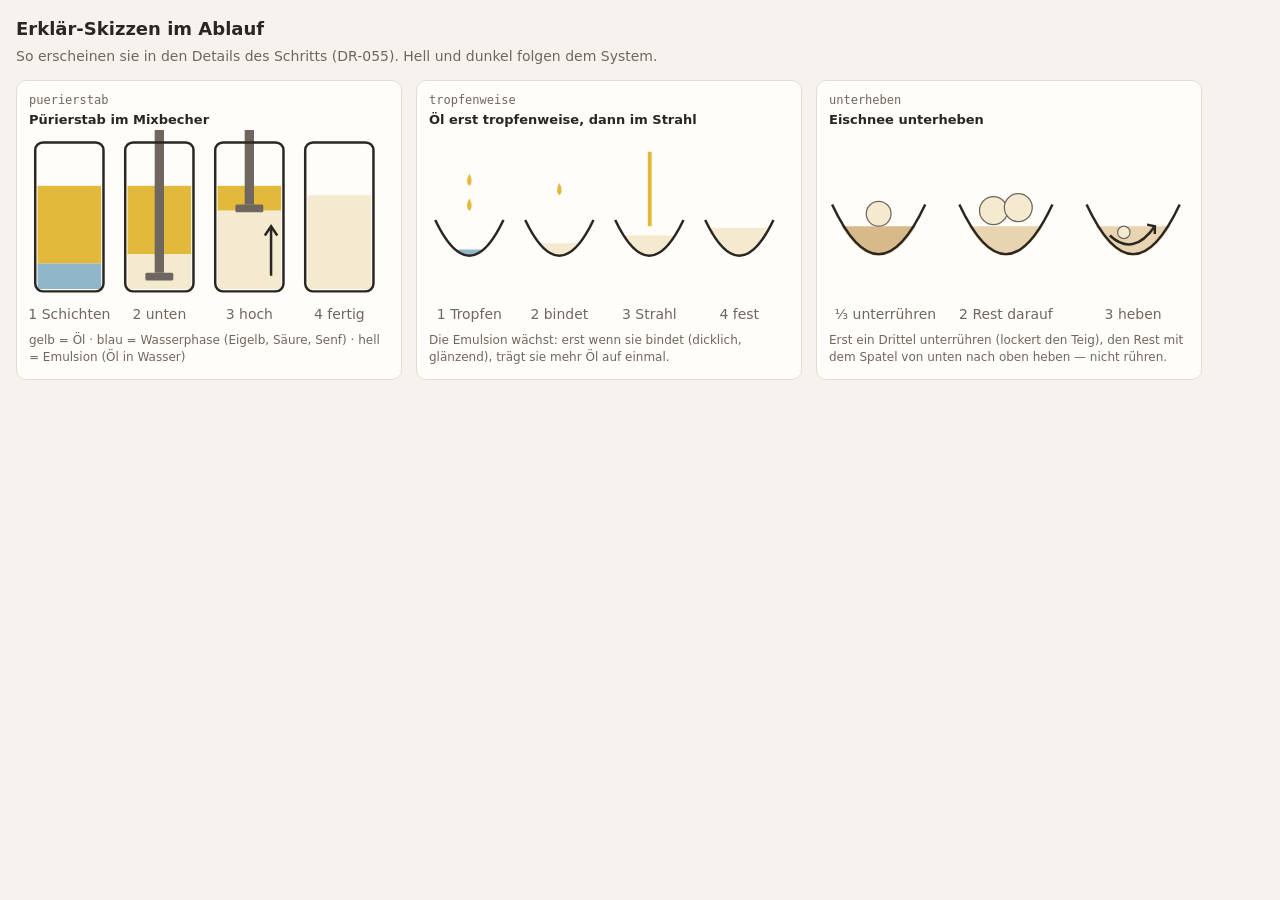
<file: docs/skizzen/skizzen-vorschau.html>
<!doctype html>
<html lang="de"><head><meta charset="utf-8"><meta name="viewport" content="width=device-width, initial-scale=1">
<title>Erklär-Skizzen</title>
<style>
:root { --bg:#f6f3ee; --panel:#fffdf9; --ink:#2a2622; --muted:#6f675f; --line:#e4ddd3;
  --skz-oel:#e2b93b; --skz-wasser:#8fb6c9; --skz-emul:#f3ead0; --skz-teig:#d8b98a; --skz-teig-hell:#e8d4b0; }
@media (prefers-color-scheme: dark) { :root:not([data-theme="light"]) { --bg:#1c1a17; --panel:#262320; --ink:#eee8df; --muted:#a79d91; --line:#3a352f;
  --skz-oel:#c99a1c; --skz-wasser:#4f7f96; --skz-emul:#6a6150; --skz-teig:#8a6d45; --skz-teig-hell:#a8895c; } }
:root[data-theme="dark"] { --bg:#1c1a17; --panel:#262320; --ink:#eee8df; --muted:#a79d91; --line:#3a352f;
  --skz-oel:#c99a1c; --skz-wasser:#4f7f96; --skz-emul:#6a6150; --skz-teig:#8a6d45; --skz-teig-hell:#a8895c; }
body { margin:0; padding:16px; background:var(--bg); color:var(--ink); font:14px/1.45 system-ui, sans-serif; }
h1 { font-size:18px; margin:0 0 4px; } .sub { color:var(--muted); margin:0 0 14px; }
.reihe { display:flex; flex-wrap:wrap; gap:14px; }
.karte { background:var(--panel); border:1px solid var(--line); border-radius:10px; padding:12px; flex:1 1 280px; max-width:360px; }
.key { font:12px ui-monospace, monospace; color:var(--muted); margin:0 0 4px; }
.k-skizze { margin:0; } .k-skizze figcaption { font-size:13px; font-weight:600; }
.k-skizze .skz { width:100%; height:auto; display:block; } .k-skizze .skz-t { font-size:9px; fill:var(--muted); }
.k-skizze .skz-legende { font-size:12px; color:var(--muted); margin:.2rem 0 0; }
</style></head><body>
<h1>Erklär-Skizzen im Ablauf</h1>
<p class="sub">So erscheinen sie in den Details des Schritts (DR-055). Hell und dunkel folgen dem System.</p>
<div class="reihe">
<section class="karte"><p class="key">puerierstab</p><figure class="k-skizze"><figcaption>Pürierstab im Mixbecher</figcaption><svg viewBox="0 0 232 128" role="img" aria-label="Pürierstab: Schichten, unten halten, hochziehen, fertig" class="skz">
  <g transform="translate(4,8)">
    <rect x="1.5" y="28" width="41" height="50" fill="var(--skz-oel)"/><rect x="1.5" y="78" width="41" height="16.5" fill="var(--skz-wasser)"/>
    <rect x="0" y="0" width="44" height="96" rx="5" fill="none" stroke="var(--ink)" stroke-width="1.6"/>
    <text x="22" y="114" text-anchor="middle" class="skz-t">1 Schichten</text>
  </g>
  <g transform="translate(62,8)">
    <rect x="1.5" y="28" width="41" height="44" fill="var(--skz-oel)"/><rect x="1.5" y="72" width="41" height="22.5" fill="var(--skz-emul)"/><rect x="19" y="-10" width="6" height="94" fill="var(--muted)"/><rect x="13" y="84" width="18" height="5" rx="1" fill="var(--muted)"/>
    <rect x="0" y="0" width="44" height="96" rx="5" fill="none" stroke="var(--ink)" stroke-width="1.6"/>
    <text x="22" y="114" text-anchor="middle" class="skz-t">2 unten</text>
  </g>
  <g transform="translate(120,8)">
    <rect x="1.5" y="28" width="41" height="16" fill="var(--skz-oel)"/><rect x="1.5" y="44" width="41" height="50.5" fill="var(--skz-emul)"/><rect x="19" y="-10" width="6" height="50" fill="var(--muted)"/><rect x="13" y="40" width="18" height="5" rx="1" fill="var(--muted)"/><path d="M36 86 L36 54 M32 60 L36 54 L40 60" stroke="var(--ink)" stroke-width="1.6" fill="none"/>
    <rect x="0" y="0" width="44" height="96" rx="5" fill="none" stroke="var(--ink)" stroke-width="1.6"/>
    <text x="22" y="114" text-anchor="middle" class="skz-t">3 hoch</text>
  </g>
  <g transform="translate(178,8)">
    <rect x="1.5" y="34" width="41" height="60.5" fill="var(--skz-emul)"/>
    <rect x="0" y="0" width="44" height="96" rx="5" fill="none" stroke="var(--ink)" stroke-width="1.6"/>
    <text x="22" y="114" text-anchor="middle" class="skz-t">4 fertig</text>
  </g></svg><p class="skz-legende">gelb = Öl · blau = Wasserphase (Eigelb, Säure, Senf) · hell = Emulsion (Öl in Wasser)</p></figure></section>
<section class="karte"><p class="key">tropfenweise</p><figure class="k-skizze"><figcaption>Öl erst tropfenweise, dann im Strahl</figcaption><svg viewBox="0 0 232 128" role="img" aria-label="Von Hand: Tropfen, bindet, Strahl, fest" class="skz"><g transform="translate(4,8)"><path d="M12.8 69.0 L14.4 70.2 L15.9 71.2 L17.4 72.0 L18.9 72.6 L20.5 72.9 L22.0 73.0 L23.5 72.9 L25.1 72.6 L26.6 72.0 L28.1 71.2 L29.6 70.2 L31.2 69.0 Z" fill="var(--skz-wasser)"/><path d="M22 20 q3 6 0 8 q-3 -2 0 -8" fill="var(--skz-oel)"/><path d="M22 36 q3 6 0 8 q-3 -2 0 -8" fill="var(--skz-oel)"/><path d="M0 50 Q22 96 44 50" fill="none" stroke="var(--ink)" stroke-width="1.6"/><text x="22" y="114" text-anchor="middle" class="skz-t">1 Tropfen</text></g><g transform="translate(62,8)"><path d="M9.0 65.0 L11.2 67.4 L13.4 69.4 L15.5 71.0 L17.7 72.1 L19.8 72.8 L22.0 73.0 L24.2 72.8 L26.3 72.1 L28.5 71.0 L30.6 69.4 L32.8 67.4 L35.0 65.0 Z" fill="var(--skz-emul)"/><path d="M22 26 q3 6 0 8 q-3 -2 0 -8" fill="var(--skz-oel)"/><path d="M0 50 Q22 96 44 50" fill="none" stroke="var(--ink)" stroke-width="1.6"/><text x="22" y="114" text-anchor="middle" class="skz-t">2 bindet</text></g><g transform="translate(120,8)"><path d="M5.5 60.0 L8.2 64.0 L11.0 67.2 L13.7 69.8 L16.5 71.6 L19.2 72.6 L22.0 73.0 L24.8 72.6 L27.5 71.6 L30.3 69.8 L33.0 67.2 L35.8 64.0 L38.5 60.0 Z" fill="var(--skz-emul)"/><rect x="21" y="6" width="2.5" height="48" fill="var(--skz-oel)"/><path d="M0 50 Q22 96 44 50" fill="none" stroke="var(--ink)" stroke-width="1.6"/><text x="22" y="114" text-anchor="middle" class="skz-t">3 Strahl</text></g><g transform="translate(178,8)"><path d="M2.5 55.0 L5.8 60.5 L9.0 65.0 L12.3 68.5 L15.5 71.0 L18.8 72.5 L22.0 73.0 L25.2 72.5 L28.5 71.0 L31.7 68.5 L35.0 65.0 L38.2 60.5 L41.5 55.0 Z" fill="var(--skz-emul)"/><path d="M0 50 Q22 96 44 50" fill="none" stroke="var(--ink)" stroke-width="1.6"/><text x="22" y="114" text-anchor="middle" class="skz-t">4 fest</text></g></svg><p class="skz-legende">Die Emulsion wächst: erst wenn sie bindet (dicklich, glänzend), trägt sie mehr Öl auf einmal.</p></figure></section>
<section class="karte"><p class="key">unterheben</p><figure class="k-skizze"><figcaption>Eischnee unterheben</figcaption><svg viewBox="0 0 232 128" role="img" aria-label="Eischnee unterheben: ein Drittel, Rest darauf, von unten heben" class="skz"><g transform="translate(2,8)"><path d="M6 54 Q30 92 54 54 Z" fill="var(--skz-teig)"/><circle cx="30" cy="46" r="8" fill="var(--skz-emul)" stroke="var(--muted)" stroke-width=".8"/><path d="M0 40 Q30 104 60 40" fill="none" stroke="var(--ink)" stroke-width="1.6"/><text x="30" y="114" text-anchor="middle" class="skz-t">1 ⅓ unterrühren</text></g><g transform="translate(84,8)"><path d="M6 54 Q30 92 54 54 Z" fill="var(--skz-teig-hell)"/><circle cx="22" cy="44" r="9" fill="var(--skz-emul)" stroke="var(--muted)" stroke-width=".8"/><circle cx="38" cy="42" r="9" fill="var(--skz-emul)" stroke="var(--muted)" stroke-width=".8"/><path d="M0 40 Q30 104 60 40" fill="none" stroke="var(--ink)" stroke-width="1.6"/><text x="30" y="114" text-anchor="middle" class="skz-t">2 Rest darauf</text></g><g transform="translate(166,8)"><path d="M6 54 Q30 92 54 54 Z" fill="var(--skz-teig-hell)"/><circle cx="24" cy="58" r="4" fill="var(--skz-emul)" stroke="var(--muted)" stroke-width=".8"/><path d="M15 60 Q30 74 44 54" fill="none" stroke="var(--ink)" stroke-width="1.6"/><path d="M39 53 L44 54 L44 59" fill="none" stroke="var(--ink)" stroke-width="1.6"/><path d="M0 40 Q30 104 60 40" fill="none" stroke="var(--ink)" stroke-width="1.6"/><text x="30" y="114" text-anchor="middle" class="skz-t">3 heben</text></g></svg><p class="skz-legende">Erst ein Drittel unterrühren (lockert den Teig), den Rest mit dem Spatel von unten nach oben heben — nicht rühren.</p></figure></section>
</div>
</body></html>
</file>
